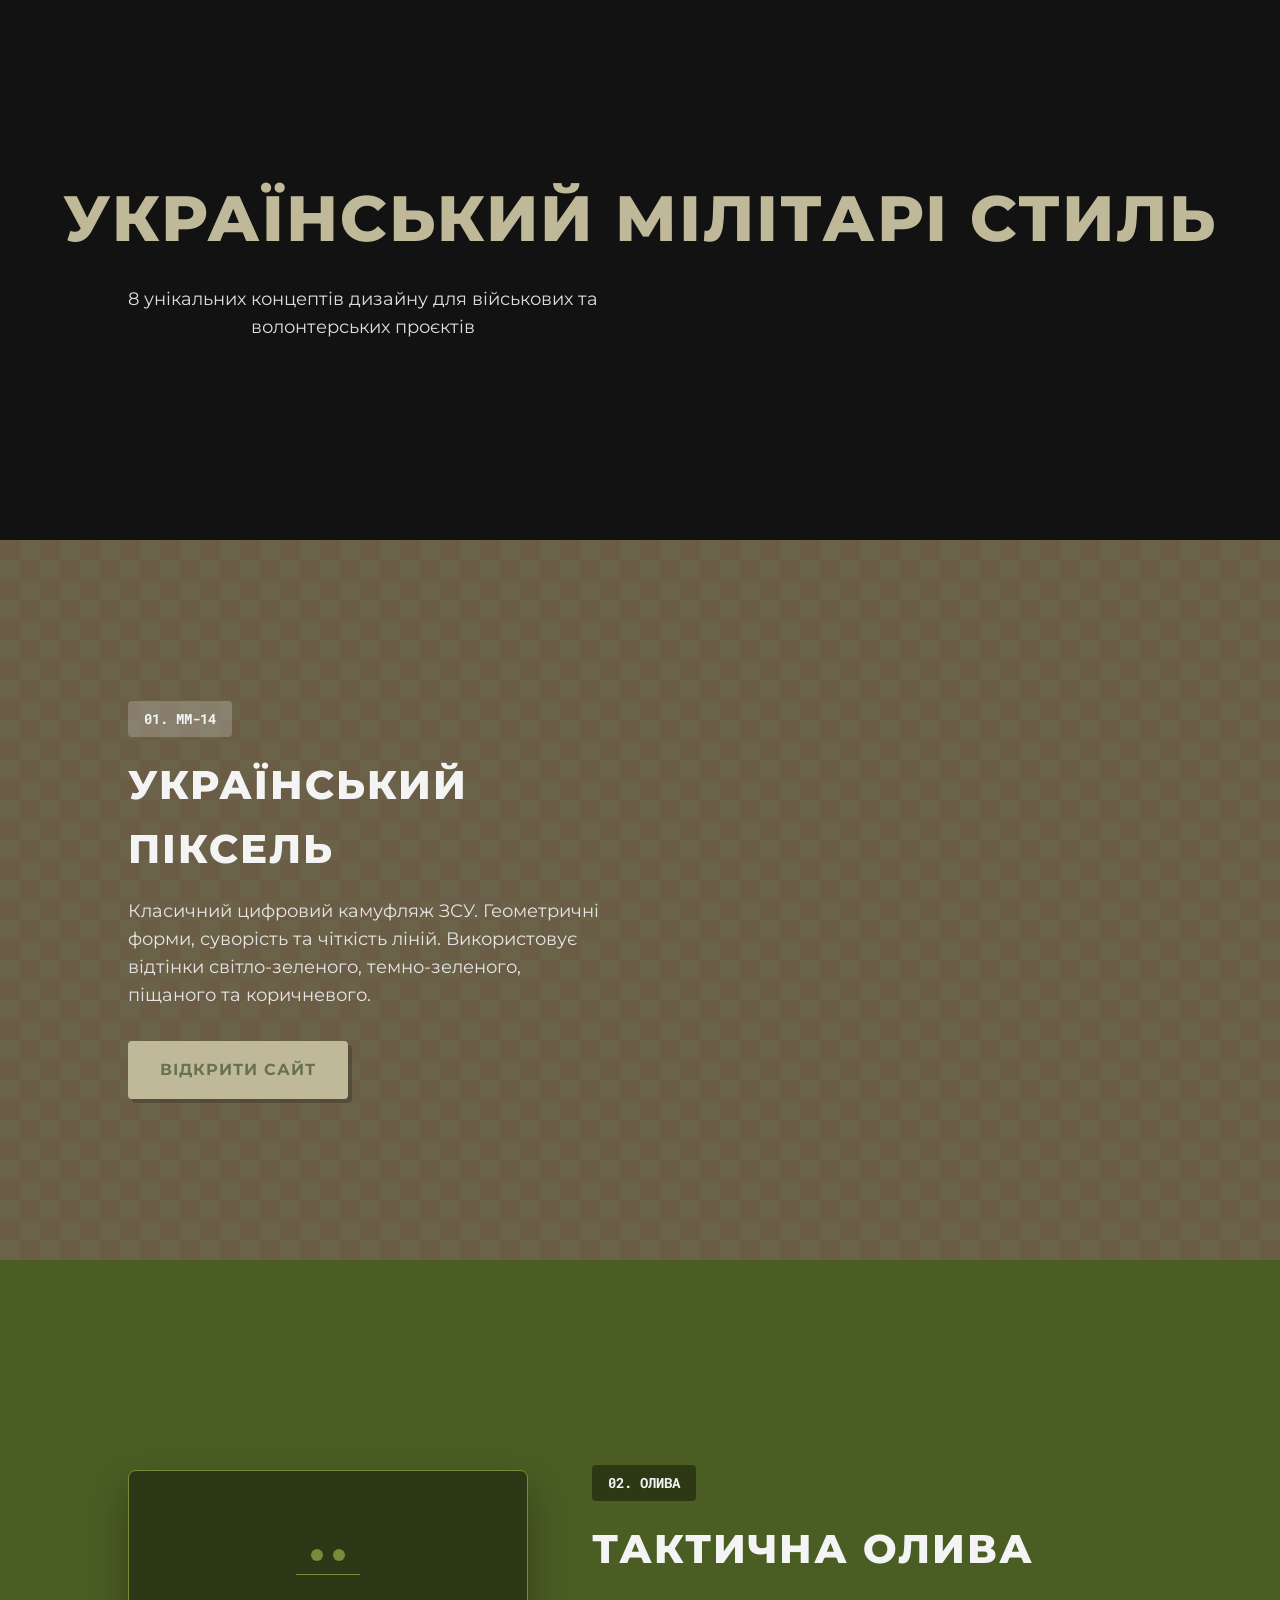
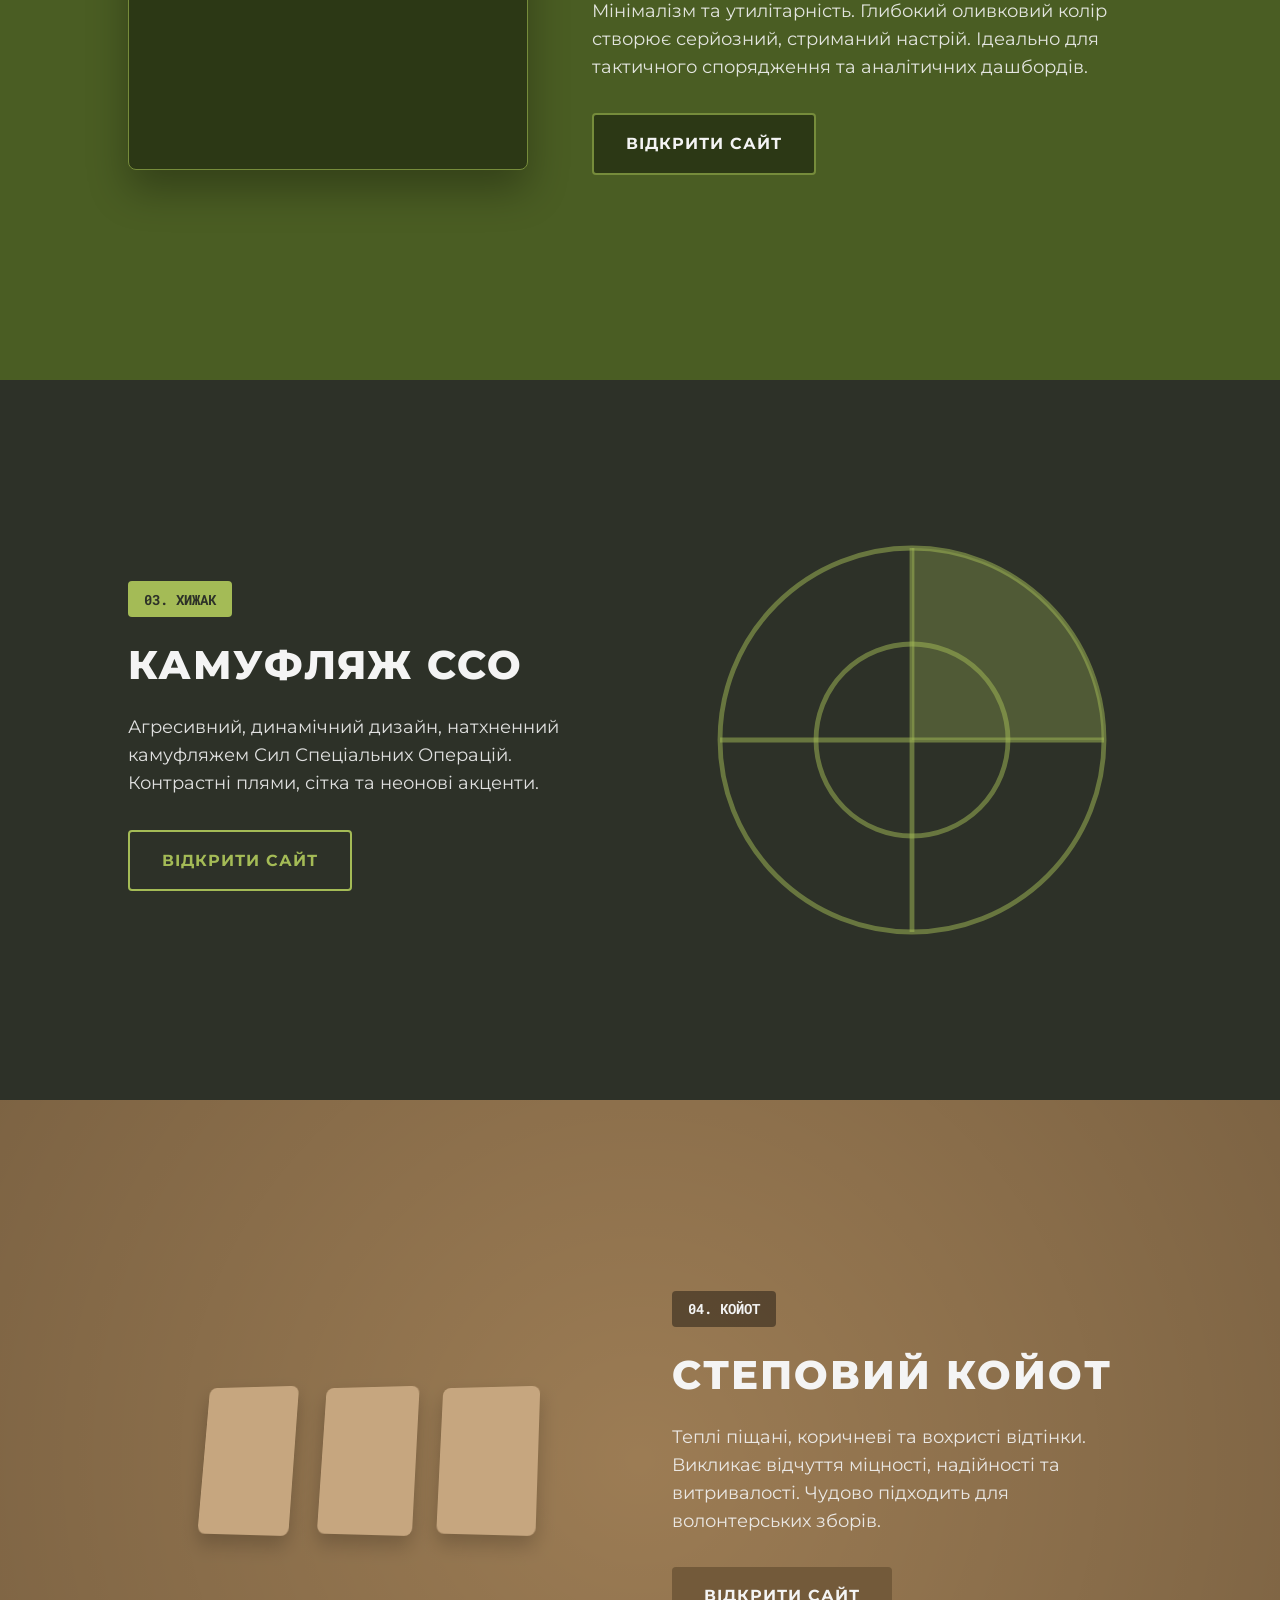
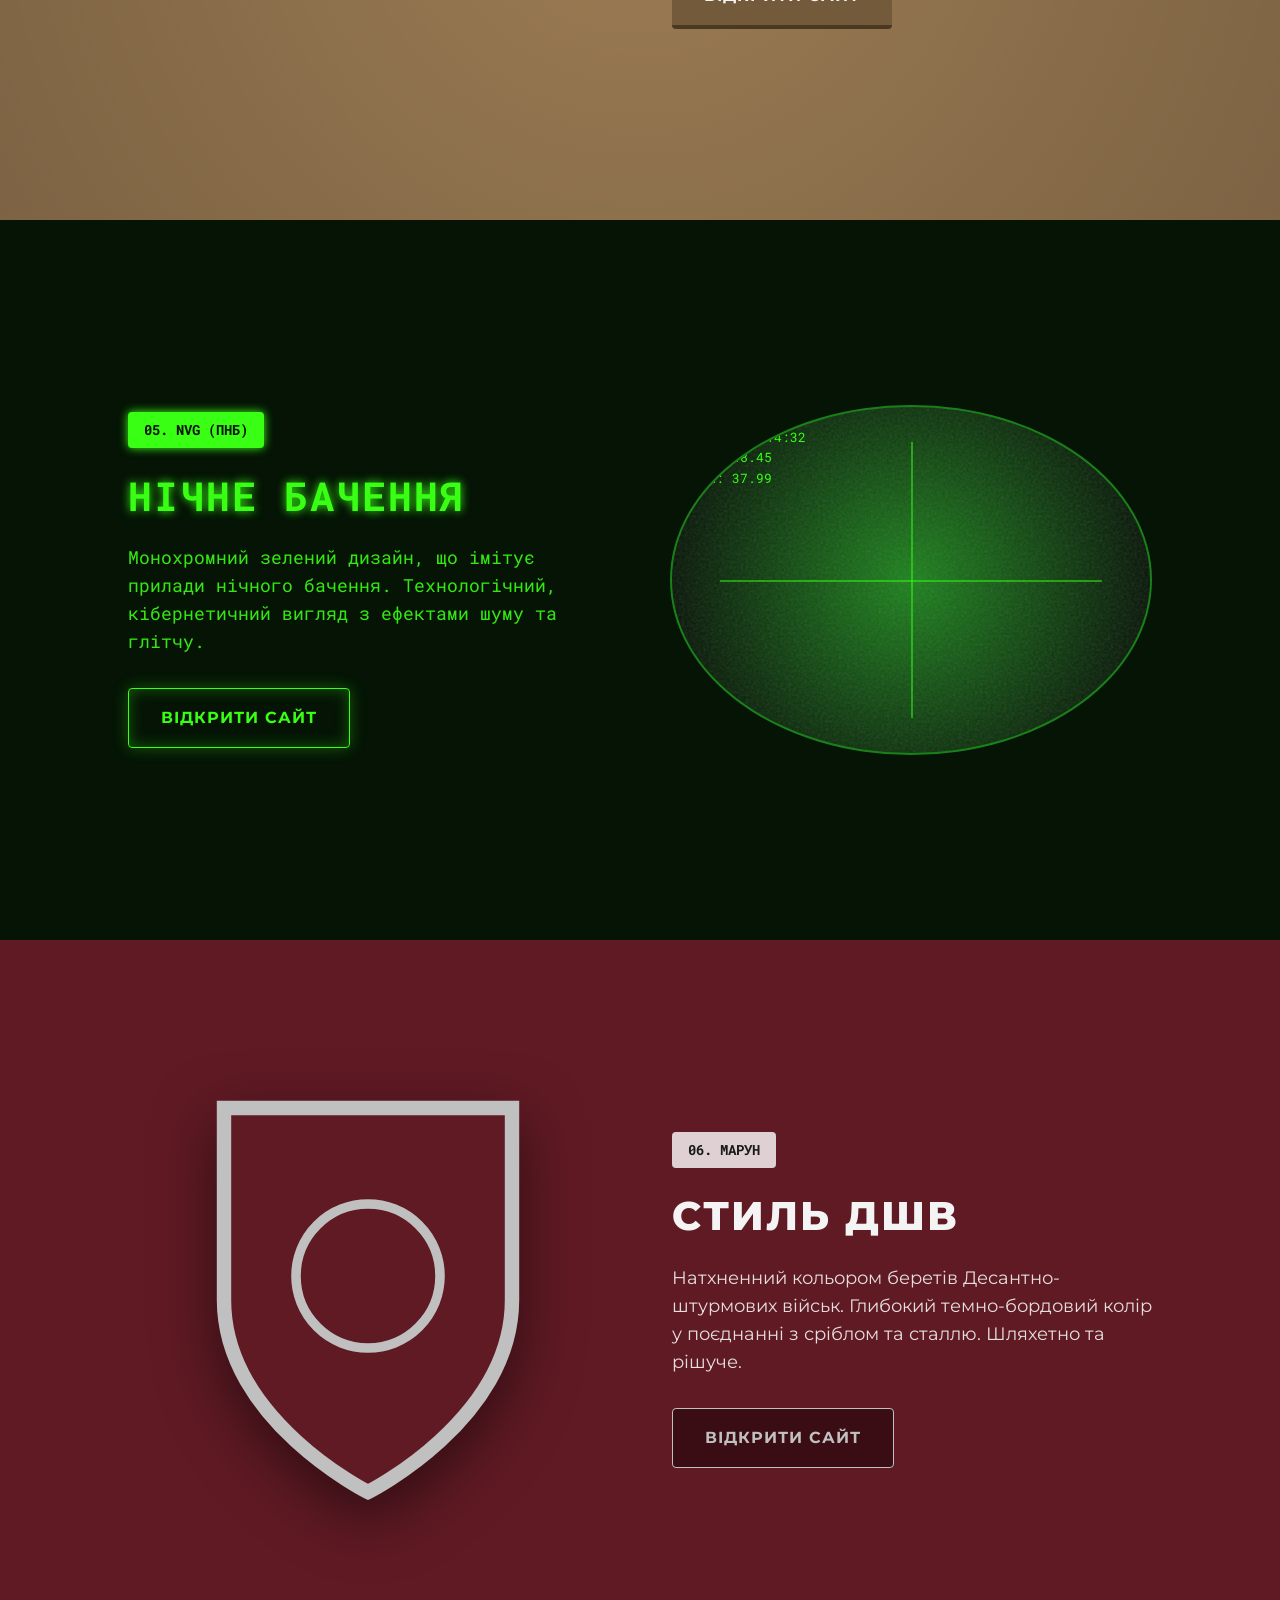
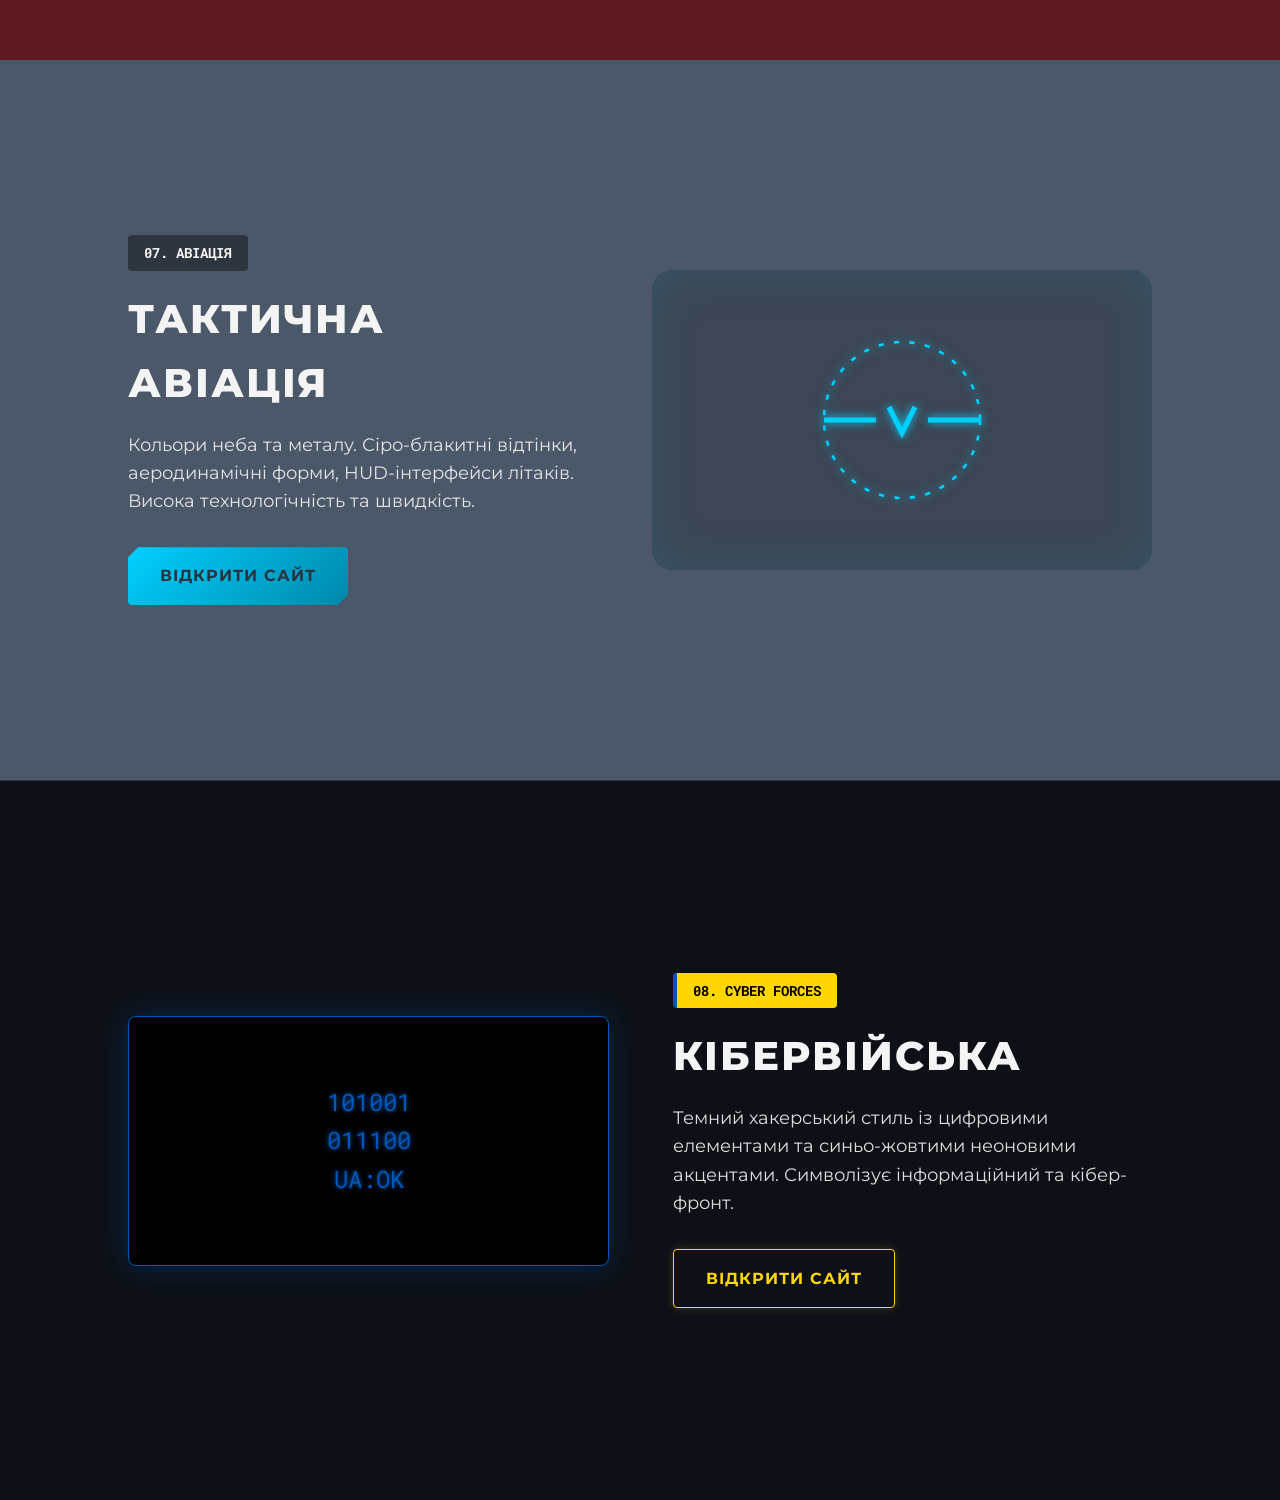
<file: index.html>
<!DOCTYPE html>
<html lang="uk">
<head>
    <meta charset="UTF-8">
    <meta name="viewport" content="width=device-width, initial-scale=1.0">
    <title>Український Мілітарі Дизайн - 8 Стилів</title>
    <link rel="stylesheet" href="style.css">
    <link href="https://fonts.googleapis.com/css2?family=Montserrat:wght@400;600;800&family=Roboto+Mono:wght@400;700&display=swap" rel="stylesheet">
</head>
<body>
    <header class="hero">
        <div class="hero-content">
            <h1>УКРАЇНСЬКИЙ МІЛІТАРІ СТИЛЬ</h1>
            <p>8 унікальних концептів дизайну для військових та волонтерських проєктів</p>
        </div>
    </header>

    <main class="container">
        <!-- 1. Піксель (ММ-14) -->
        <section class="style-block style-pixel">
            <div class="block-content">
                <div class="badge">01. ММ-14</div>
                <h2>Український Піксель</h2>
                <p>Класичний цифровий камуфляж ЗСУ. Геометричні форми, суворість та чіткість ліній. Використовує відтінки світло-зеленого, темно-зеленого, піщаного та коричневого.</p>
                <a href="pixel.html" class="btn btn-pixel">ВІДКРИТИ САЙТ</a>
            </div>
            <div class="visual-element pixel-grid">
                <div></div><div></div><div></div><div></div>
                <div></div><div></div><div></div><div></div>
                <div></div><div></div><div></div><div></div>
                <div></div><div></div><div></div><div></div>
            </div>
        </section>

        <!-- 2. Олива (Olive Drab) -->
        <section class="style-block style-olive">
            <div class="block-content">
                <div class="badge badge-dark">02. ОЛИВА</div>
                <h2>Тактична Олива</h2>
                <p>Мінімалізм та утилітарність. Глибокий оливковий колір створює серйозний, стриманий настрій. Ідеально для тактичного спорядження та аналітичних дашбордів.</p>
                <a href="olive.html" class="btn btn-olive">ВІДКРИТИ САЙТ</a>
            </div>
            <div class="visual-element ui-mockup">
                <div class="ui-header"><span></span><span></span></div>
                <div class="ui-body">
                    <div class="ui-bar" style="width: 80%"></div>
                    <div class="ui-bar" style="width: 60%"></div>
                    <div class="ui-bar" style="width: 90%"></div>
                </div>
            </div>
        </section>

        <!-- 3. Хижак (Predator) -->
        <section class="style-block style-predator">
            <div class="block-content">
                <div class="badge badge-accent">03. ХИЖАК</div>
                <h2>Камуфляж ССО</h2>
                <p>Агресивний, динамічний дизайн, натхненний камуфляжем Сил Спеціальних Операцій. Контрастні плями, сітка та неонові акценти.</p>
                <a href="predator.html" class="btn btn-predator">ВІДКРИТИ САЙТ</a>
            </div>
            <div class="visual-element predator-mesh">
                <svg viewBox="0 0 100 100" class="radar">
                    <circle cx="50" cy="50" r="40" stroke="rgba(164, 187, 86, 0.5)" stroke-width="1" fill="none" />
                    <circle cx="50" cy="50" r="20" stroke="rgba(164, 187, 86, 0.5)" stroke-width="1" fill="none" />
                    <line x1="50" y1="10" x2="50" y2="90" stroke="rgba(164, 187, 86, 0.5)" stroke-width="1" />
                    <line x1="10" y1="50" x2="90" y2="50" stroke="rgba(164, 187, 86, 0.5)" stroke-width="1" />
                    <path class="scanner" d="M 50 50 L 50 10 A 40 40 0 0 1 90 50 Z" fill="rgba(164, 187, 86, 0.3)" />
                </svg>
            </div>
        </section>

        <!-- 4. Койот (Coyote Brown) -->
        <section class="style-block style-coyote">
            <div class="block-content">
                <div class="badge badge-dark">04. КОЙОТ</div>
                <h2>Степовий Койот</h2>
                <p>Теплі піщані, коричневі та вохристі відтінки. Викликає відчуття міцності, надійності та витривалості. Чудово підходить для волонтерських зборів.</p>
                <a href="coyote.html" class="btn btn-coyote">ВІДКРИТИ САЙТ</a>
            </div>
            <div class="visual-element coyote-cards">
                <div class="card"></div>
                <div class="card"></div>
                <div class="card"></div>
            </div>
        </section>

        <!-- 5. Нічне Бачення (NVG) -->
        <section class="style-block style-nvg">
            <div class="block-content">
                <div class="badge badge-nvg">05. NVG (ПНБ)</div>
                <h2>Нічне Бачення</h2>
                <p>Монохромний зелений дизайн, що імітує прилади нічного бачення. Технологічний, кібернетичний вигляд з ефектами шуму та глітчу.</p>
                <a href="nvg.html" class="btn btn-nvg">ВІДКРИТИ САЙТ</a>
            </div>
            <div class="visual-element nvg-display">
                <div class="noise"></div>
                <div class="crosshair">
                    <div class="ch-h"></div>
                    <div class="ch-v"></div>
                </div>
                <div class="data-stream">
                    REC ◆ 00:14:32<br>
                    LAT: 48.45<br>
                    LON: 37.99
                </div>
            </div>
        </section>

        <!-- 6. Марун (ДШВ) -->
        <section class="style-block style-maroon">
            <div class="block-content">
                <div class="badge badge-light">06. МАРУН</div>
                <h2>Стиль ДШВ</h2>
                <p>Натхненний кольором беретів Десантно-штурмових військ. Глибокий темно-бордовий колір у поєднанні з сріблом та сталлю. Шляхетно та рішуче.</p>
                <a href="maroon.html" class="btn btn-maroon">ВІДКРИТИ САЙТ</a>
            </div>
            <div class="visual-element maroon-shield">
                <svg viewBox="0 0 100 100">
                    <path d="M 20 10 L 80 10 L 80 50 C 80 75 50 90 50 90 C 50 90 20 75 20 50 Z" fill="#601a24" stroke="#c0c0c0" stroke-width="3"/>
                    <circle cx="50" cy="45" r="15" fill="none" stroke="#c0c0c0" stroke-width="2"/>
                </svg>
            </div>
        </section>

        <!-- 7. Авіація (Сірий/Блакитний) -->
        <section class="style-block style-aviation">
            <div class="block-content">
                <div class="badge badge-dark">07. АВІАЦІЯ</div>
                <h2>Тактична Авіація</h2>
                <p>Кольори неба та металу. Сіро-блакитні відтінки, аеродинамічні форми, HUD-інтерфейси літаків. Висока технологічність та швидкість.</p>
                <a href="aviation.html" class="btn btn-aviation">ВІДКРИТИ САЙТ</a>
            </div>
            <div class="visual-element aviation-hud">
                <svg viewBox="0 0 100 100" class="hud-svg">
                    <line x1="20" y1="50" x2="40" y2="50" stroke="#00d0ff" stroke-width="2"/>
                    <line x1="60" y1="50" x2="80" y2="50" stroke="#00d0ff" stroke-width="2"/>
                    <polyline points="45,45 50,55 55,45" fill="none" stroke="#00d0ff" stroke-width="2"/>
                    <circle cx="50" cy="50" r="30" fill="none" stroke="#00d0ff" stroke-width="1" stroke-dasharray="2,4"/>
                </svg>
            </div>
        </section>
        
        <!-- 8. Кібервійська -->
        <section class="style-block style-cyber">
            <div class="block-content">
                <div class="badge badge-cyber">08. CYBER FORCES</div>
                <h2>Кібервійська</h2>
                <p>Темний хакерський стиль із цифровими елементами та синьо-жовтими неоновими акцентами. Символізує інформаційний та кібер-фронт.</p>
                <a href="cyber.html" class="btn btn-cyber">ВІДКРИТИ САЙТ</a>
            </div>
            <div class="visual-element cyber-matrix">
                <div class="matrix-code">101001<br>011100<br>UA:OK</div>
            </div>
        </section>
    </main>

    <script src="app.js"></script>
</body>
</html>
</file>
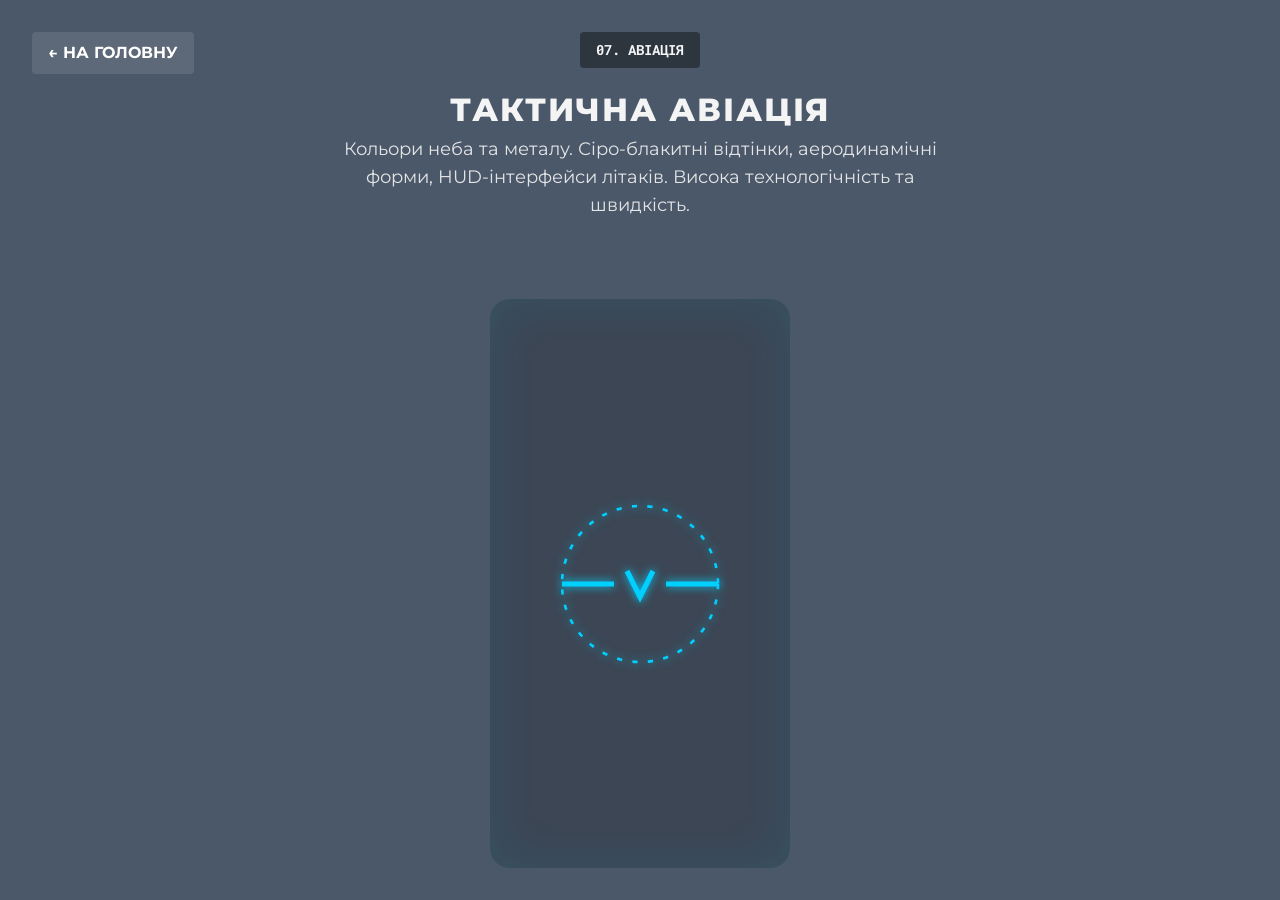
<file: aviation.html>
<!DOCTYPE html>
<html lang="uk">
<head>
    <meta charset="UTF-8">
    <meta name="viewport" content="width=device-width, initial-scale=1.0">
    <title>Тактична Авіація</title>
    <link rel="stylesheet" href="style.css">
    <link href="https://fonts.googleapis.com/css2?family=Montserrat:wght@400;600;800&family=Roboto+Mono:wght@400;700&display=swap" rel="stylesheet">
</head>
<body class="style-aviation">
    <a href="index.html" class="back-btn">&larr; НА ГОЛОВНУ</a>
    
    <header class="page-hero">
        <div class="badge badge-dark">07. АВІАЦІЯ</div>
        <h1>Тактична Авіація</h1>
        <p>Кольори неба та металу. Сіро-блакитні відтінки, аеродинамічні форми, HUD-інтерфейси літаків. Висока технологічність та швидкість.</p>
        
        <div class="visual-element aviation-hud" style="margin-top: 3rem;">
            <svg viewBox="0 0 100 100" class="hud-svg">
                <line x1="20" y1="50" x2="40" y2="50" stroke="#00d0ff" stroke-width="2"/>
                <line x1="60" y1="50" x2="80" y2="50" stroke="#00d0ff" stroke-width="2"/>
                <polyline points="45,45 50,55 55,45" fill="none" stroke="#00d0ff" stroke-width="2"/>
                <circle cx="50" cy="50" r="30" fill="none" stroke="#00d0ff" stroke-width="1" stroke-dasharray="2,4"/>
            </svg>
        </div>
    </header>
    
    <script src="app.js"></script>
</body>
</html>
</file>
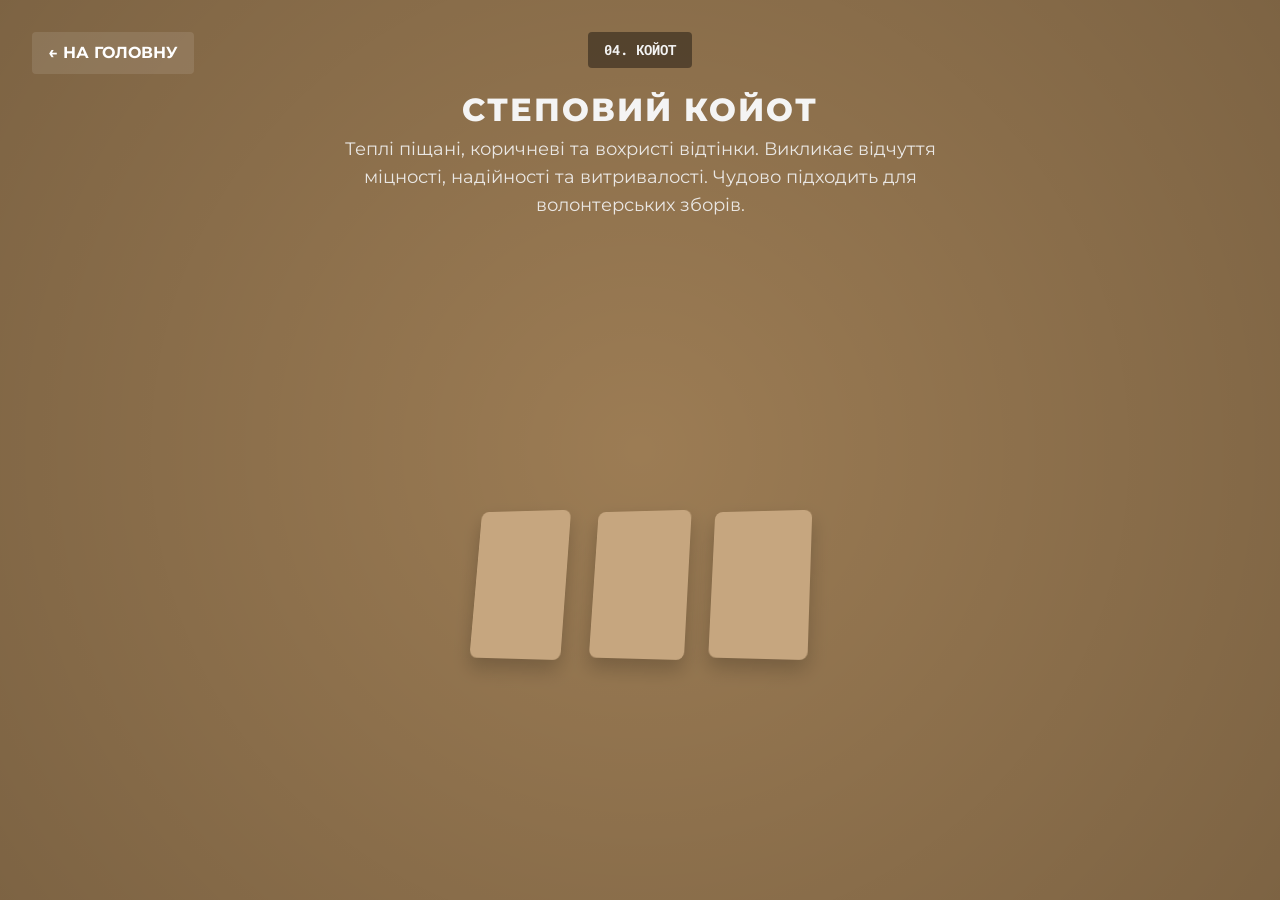
<file: coyote.html>
<!DOCTYPE html>
<html lang="uk">
<head>
    <meta charset="UTF-8">
    <meta name="viewport" content="width=device-width, initial-scale=1.0">
    <title>Степовий Койот (Coyote Brown)</title>
    <link rel="stylesheet" href="style.css">
    <link href="https://fonts.googleapis.com/css2?family=Montserrat:wght@400;600;800&family=Roboto+Mono:wght@400;700&display=swap" rel="stylesheet">
</head>
<body class="style-coyote">
    <a href="index.html" class="back-btn">&larr; НА ГОЛОВНУ</a>
    
    <header class="page-hero">
        <div class="badge badge-dark">04. КОЙОТ</div>
        <h1>Степовий Койот</h1>
        <p>Теплі піщані, коричневі та вохристі відтінки. Викликає відчуття міцності, надійності та витривалості. Чудово підходить для волонтерських зборів.</p>
        
        <div class="visual-element coyote-cards" style="margin-top: 3rem;">
            <div class="card"></div>
            <div class="card"></div>
            <div class="card"></div>
        </div>
    </header>
    
    <script src="app.js"></script>
</body>
</html>
</file>
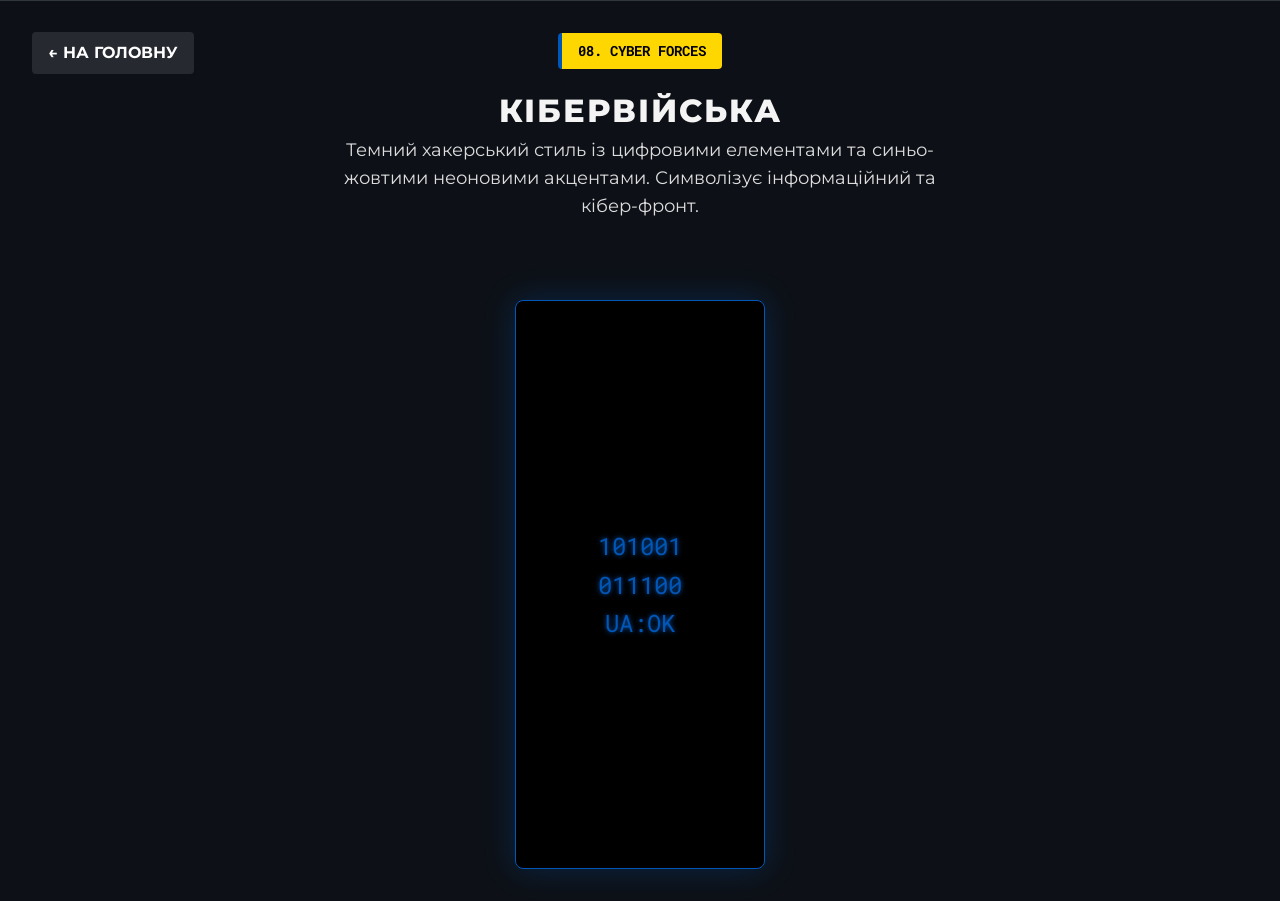
<file: cyber.html>
<!DOCTYPE html>
<html lang="uk">
<head>
    <meta charset="UTF-8">
    <meta name="viewport" content="width=device-width, initial-scale=1.0">
    <title>Кібервійська (Cyber Forces)</title>
    <link rel="stylesheet" href="style.css">
    <link href="https://fonts.googleapis.com/css2?family=Montserrat:wght@400;600;800&family=Roboto+Mono:wght@400;700&display=swap" rel="stylesheet">
</head>
<body class="style-cyber">
    <a href="index.html" class="back-btn">&larr; НА ГОЛОВНУ</a>
    
    <header class="page-hero">
        <div class="badge badge-cyber">08. CYBER FORCES</div>
        <h1>Кібервійська</h1>
        <p>Темний хакерський стиль із цифровими елементами та синьо-жовтими неоновими акцентами. Символізує інформаційний та кібер-фронт.</p>
        
        <div class="visual-element cyber-matrix" style="margin-top: 3rem;">
            <div class="matrix-code">101001<br>011100<br>UA:OK</div>
        </div>
    </header>
    
    <script src="app.js"></script>
</body>
</html>
</file>
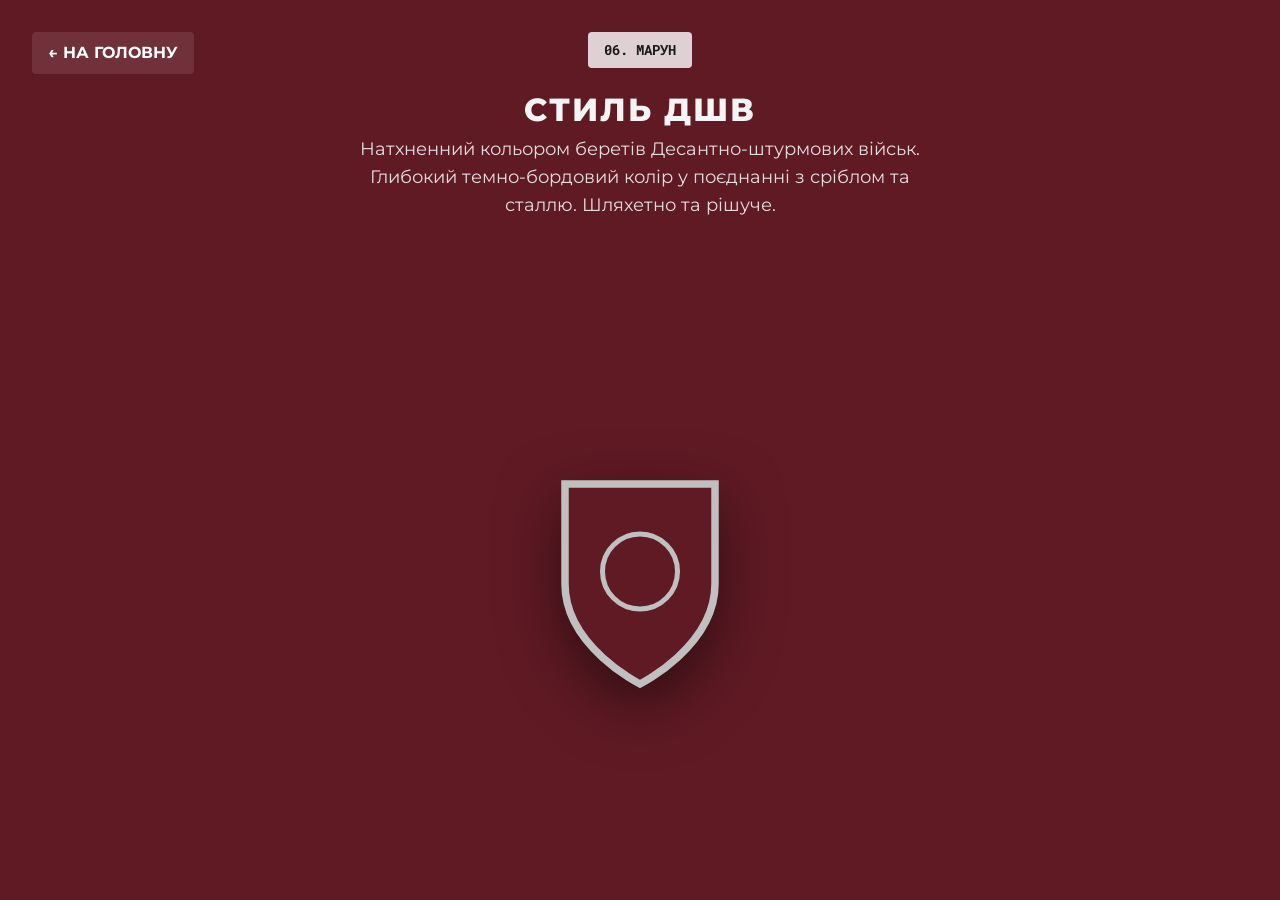
<file: maroon.html>
<!DOCTYPE html>
<html lang="uk">
<head>
    <meta charset="UTF-8">
    <meta name="viewport" content="width=device-width, initial-scale=1.0">
    <title>Стиль ДШВ (Марун)</title>
    <link rel="stylesheet" href="style.css">
    <link href="https://fonts.googleapis.com/css2?family=Montserrat:wght@400;600;800&family=Roboto+Mono:wght@400;700&display=swap" rel="stylesheet">
</head>
<body class="style-maroon">
    <a href="index.html" class="back-btn">&larr; НА ГОЛОВНУ</a>
    
    <header class="page-hero">
        <div class="badge badge-light">06. МАРУН</div>
        <h1>Стиль ДШВ</h1>
        <p>Натхненний кольором беретів Десантно-штурмових військ. Глибокий темно-бордовий колір у поєднанні з сріблом та сталлю. Шляхетно та рішуче.</p>
        
        <div class="visual-element maroon-shield" style="margin-top: 3rem;">
            <svg viewBox="0 0 100 100">
                <path d="M 20 10 L 80 10 L 80 50 C 80 75 50 90 50 90 C 50 90 20 75 20 50 Z" fill="#601a24" stroke="#c0c0c0" stroke-width="3"/>
                <circle cx="50" cy="45" r="15" fill="none" stroke="#c0c0c0" stroke-width="2"/>
            </svg>
        </div>
    </header>
    
    <script src="app.js"></script>
</body>
</html>
</file>
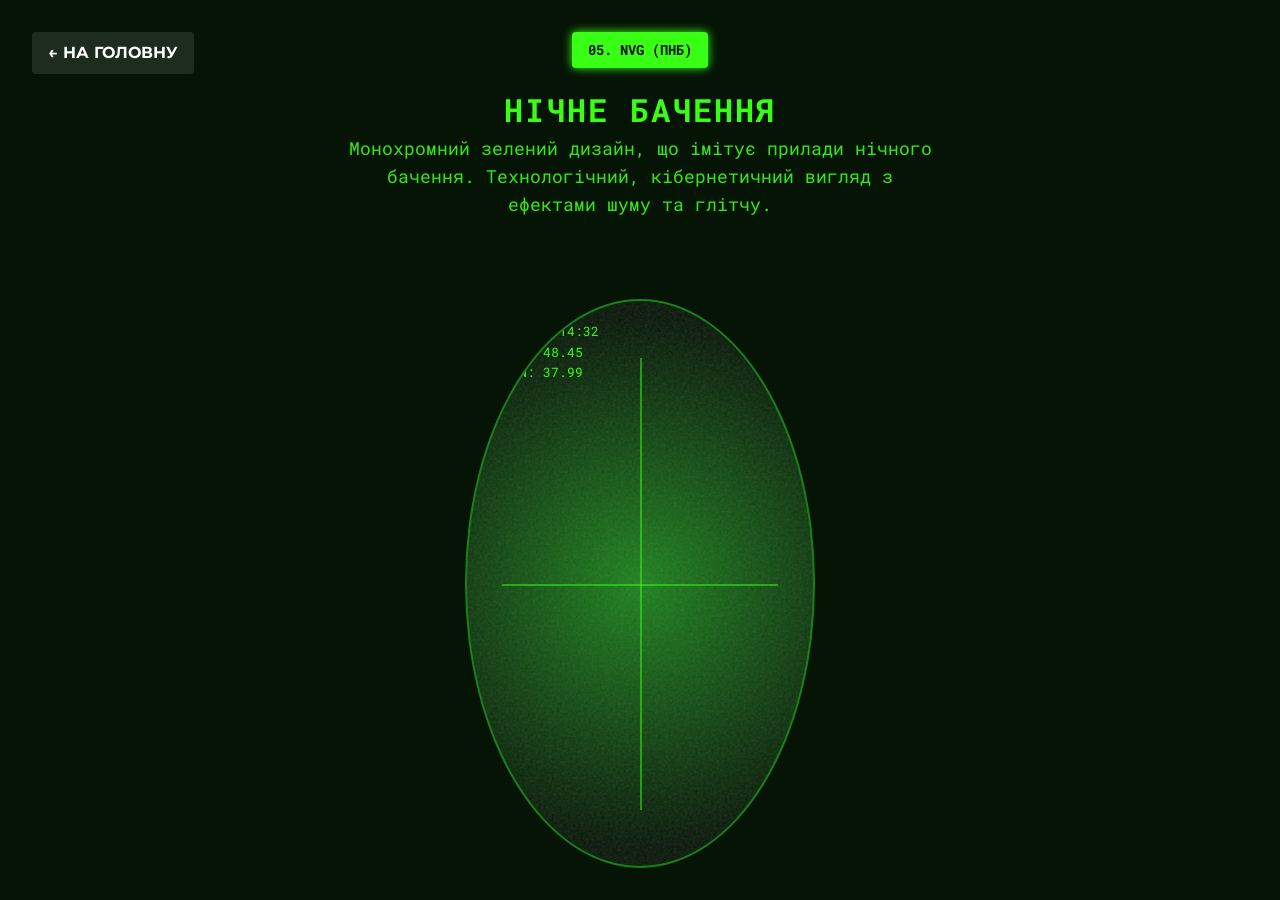
<file: nvg.html>
<!DOCTYPE html>
<html lang="uk">
<head>
    <meta charset="UTF-8">
    <meta name="viewport" content="width=device-width, initial-scale=1.0">
    <title>Нічне Бачення (NVG)</title>
    <link rel="stylesheet" href="style.css">
    <link href="https://fonts.googleapis.com/css2?family=Montserrat:wght@400;600;800&family=Roboto+Mono:wght@400;700&display=swap" rel="stylesheet">
</head>
<body class="style-nvg">
    <a href="index.html" class="back-btn">&larr; НА ГОЛОВНУ</a>
    
    <header class="page-hero">
        <div class="badge badge-nvg">05. NVG (ПНБ)</div>
        <h1>Нічне Бачення</h1>
        <p>Монохромний зелений дизайн, що імітує прилади нічного бачення. Технологічний, кібернетичний вигляд з ефектами шуму та глітчу.</p>
        
        <div class="visual-element nvg-display" style="margin-top: 3rem;">
            <div class="noise"></div>
            <div class="crosshair">
                <div class="ch-h"></div>
                <div class="ch-v"></div>
            </div>
            <div class="data-stream">
                REC ◆ 00:14:32<br>
                LAT: 48.45<br>
                LON: 37.99
            </div>
        </div>
    </header>
    
    <script src="app.js"></script>
</body>
</html>
</file>
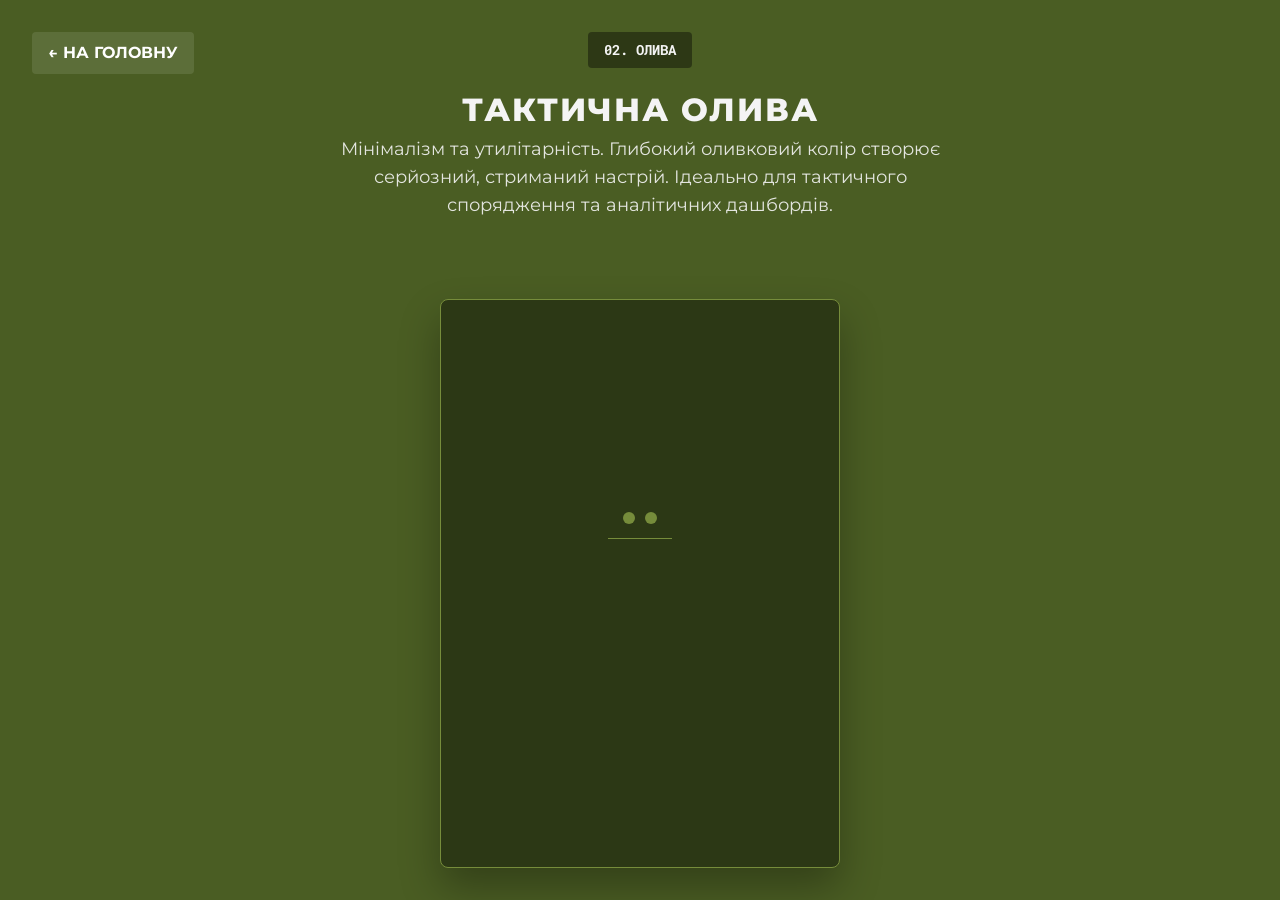
<file: olive.html>
<!DOCTYPE html>
<html lang="uk">
<head>
    <meta charset="UTF-8">
    <meta name="viewport" content="width=device-width, initial-scale=1.0">
    <title>Тактична Олива (Olive Drab)</title>
    <link rel="stylesheet" href="style.css">
    <link href="https://fonts.googleapis.com/css2?family=Montserrat:wght@400;600;800&family=Roboto+Mono:wght@400;700&display=swap" rel="stylesheet">
</head>
<body class="style-olive">
    <a href="index.html" class="back-btn">&larr; НА ГОЛОВНУ</a>
    
    <header class="page-hero">
        <div class="badge badge-dark">02. ОЛИВА</div>
        <h1>Тактична Олива</h1>
        <p>Мінімалізм та утилітарність. Глибокий оливковий колір створює серйозний, стриманий настрій. Ідеально для тактичного спорядження та аналітичних дашбордів.</p>
        
        <div class="visual-element ui-mockup" style="margin-top: 3rem;">
            <div class="ui-header"><span></span><span></span></div>
            <div class="ui-body">
                <div class="ui-bar" style="width: 80%"></div>
                <div class="ui-bar" style="width: 60%"></div>
                <div class="ui-bar" style="width: 90%"></div>
            </div>
        </div>
    </header>
    
    <script src="app.js"></script>
</body>
</html>
</file>
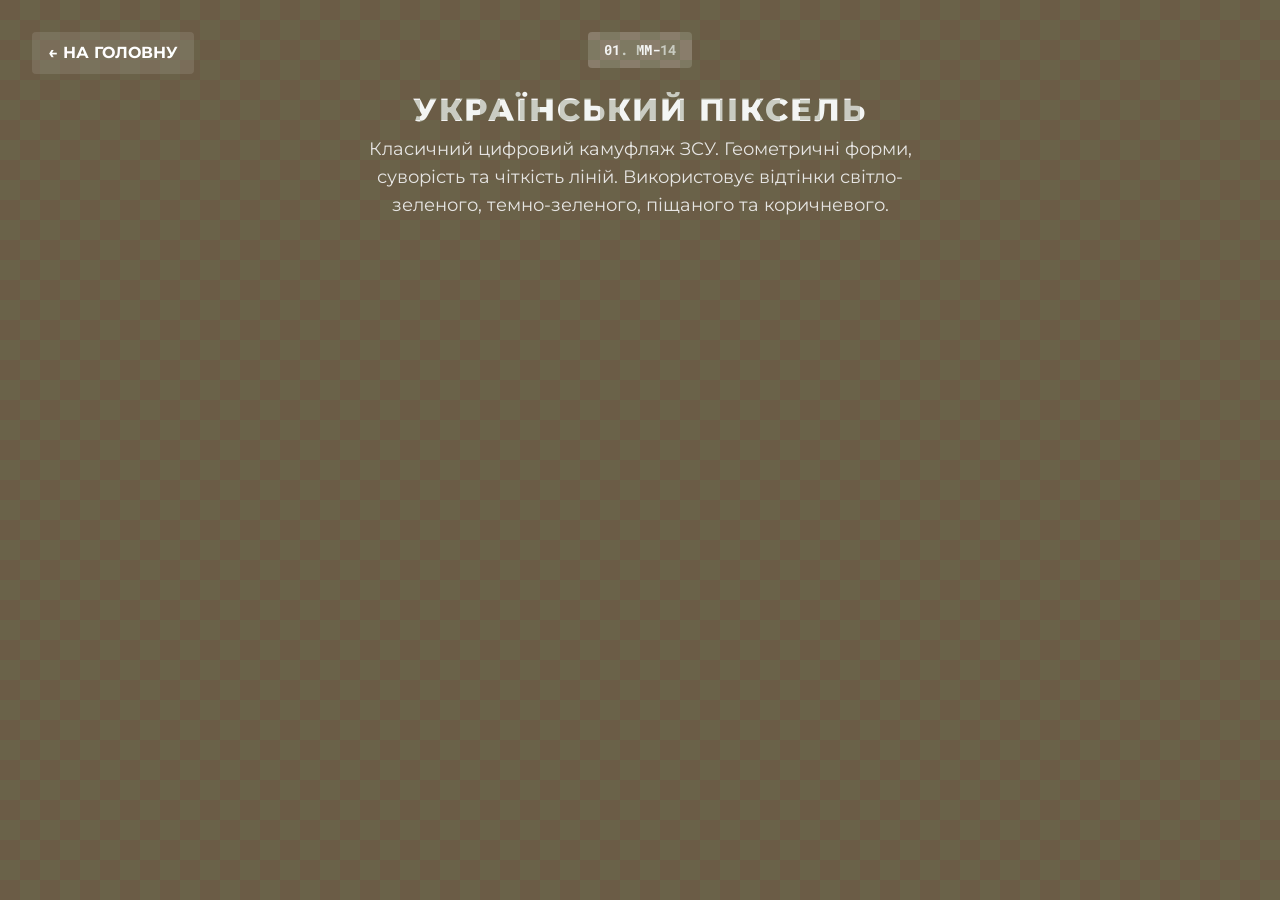
<file: pixel.html>
<!DOCTYPE html>
<html lang="uk">
<head>
    <meta charset="UTF-8">
    <meta name="viewport" content="width=device-width, initial-scale=1.0">
    <title>Український Піксель (ММ-14)</title>
    <link rel="stylesheet" href="style.css">
    <link href="https://fonts.googleapis.com/css2?family=Montserrat:wght@400;600;800&family=Roboto+Mono:wght@400;700&display=swap" rel="stylesheet">
</head>
<body class="style-pixel">
    <a href="index.html" class="back-btn">&larr; НА ГОЛОВНУ</a>
    
    <header class="page-hero">
        <div class="badge">01. ММ-14</div>
        <h1>Український Піксель</h1>
        <p>Класичний цифровий камуфляж ЗСУ. Геометричні форми, суворість та чіткість ліній. Використовує відтінки світло-зеленого, темно-зеленого, піщаного та коричневого.</p>
        
        <div class="visual-element pixel-grid" style="margin-top: 3rem;">
            <div></div><div></div><div></div><div></div>
            <div></div><div></div><div></div><div></div>
            <div></div><div></div><div></div><div></div>
            <div></div><div></div><div></div><div></div>
        </div>
    </header>
    
    <script src="app.js"></script>
</body>
</html>
</file>
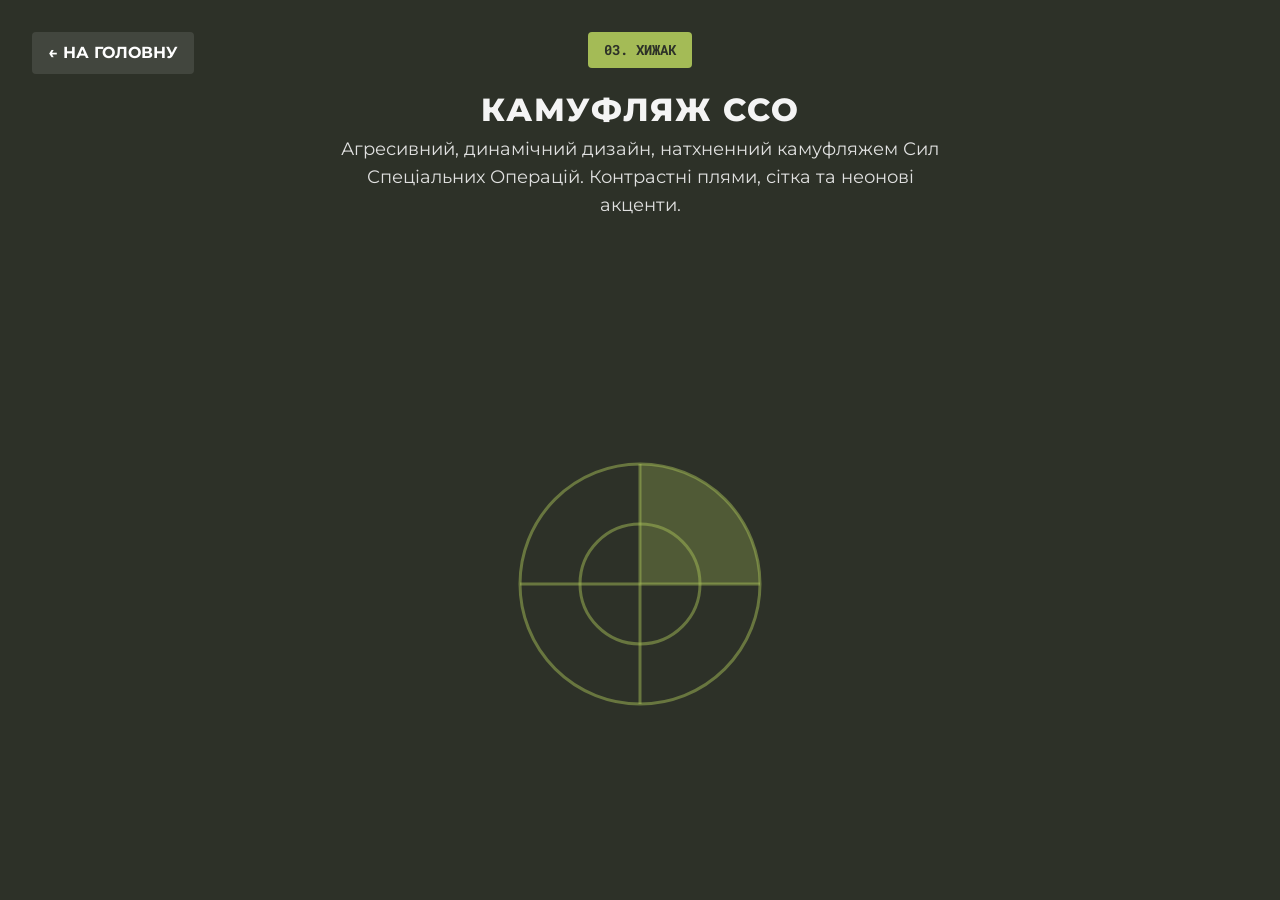
<file: predator.html>
<!DOCTYPE html>
<html lang="uk">
<head>
    <meta charset="UTF-8">
    <meta name="viewport" content="width=device-width, initial-scale=1.0">
    <title>Камуфляж ССО (Хижак)</title>
    <link rel="stylesheet" href="style.css">
    <link href="https://fonts.googleapis.com/css2?family=Montserrat:wght@400;600;800&family=Roboto+Mono:wght@400;700&display=swap" rel="stylesheet">
</head>
<body class="style-predator">
    <a href="index.html" class="back-btn">&larr; НА ГОЛОВНУ</a>
    
    <header class="page-hero">
        <div class="badge badge-accent">03. ХИЖАК</div>
        <h1>Камуфляж ССО</h1>
        <p>Агресивний, динамічний дизайн, натхненний камуфляжем Сил Спеціальних Операцій. Контрастні плями, сітка та неонові акценти.</p>
        
        <div class="visual-element predator-mesh" style="margin-top: 3rem;">
            <svg viewBox="0 0 100 100" class="radar">
                <circle cx="50" cy="50" r="40" stroke="rgba(164, 187, 86, 0.5)" stroke-width="1" fill="none" />
                <circle cx="50" cy="50" r="20" stroke="rgba(164, 187, 86, 0.5)" stroke-width="1" fill="none" />
                <line x1="50" y1="10" x2="50" y2="90" stroke="rgba(164, 187, 86, 0.5)" stroke-width="1" />
                <line x1="10" y1="50" x2="90" y2="50" stroke="rgba(164, 187, 86, 0.5)" stroke-width="1" />
                <path class="scanner" d="M 50 50 L 50 10 A 40 40 0 0 1 90 50 Z" fill="rgba(164, 187, 86, 0.3)" />
            </svg>
        </div>
    </header>
    
    <script src="app.js"></script>
</body>
</html>
</file>
<file: style.css>
:root {
    /* Кольорові палітри */
    --pixel-light-green: #aeb493;
    --pixel-dark-green: #687250;
    --pixel-sand: #c0b999;
    --pixel-brown: #6b5c46;
    
    --olive-base: #4a5d23;
    --olive-dark: #2c3815;
    --olive-light: #768c3b;
    
    --predator-bg: #2d3128;
    --predator-spot: #4c5243;
    --predator-accent: #a4bb56;
    
    --coyote-base: #9c7c54;
    --coyote-dark: #735a3a;
    --coyote-light: #c6a67f;
    
    --nvg-bg: #051405;
    --nvg-bright: #39ff14;
    --nvg-dim: #1a801a;
    
    --maroon-base: #601a24;
    --maroon-dark: #3a0d14;
    --maroon-silver: #c0c0c0;
    
    --aviation-bg: #4b5869;
    --aviation-blue: #00d0ff;
    --aviation-dark: #2a3441;

    --text-light: #f4f4f4;
    --text-dark: #1a1a1a;
}

* {
    margin: 0;
    padding: 0;
    box-sizing: border-box;
}

body {
    font-family: 'Montserrat', sans-serif;
    background-color: #121212;
    color: var(--text-light);
    line-height: 1.6;
}

/* Typography */
h1, h2, h3 {
    text-transform: uppercase;
    letter-spacing: 2px;
    font-weight: 800;
}

h2 {
    font-size: 2.5rem;
    margin-bottom: 1rem;
}

p {
    font-size: 1.1rem;
    margin-bottom: 2rem;
    max-width: 600px;
    opacity: 0.9;
}

/* Badge */
.badge {
    display: inline-block;
    padding: 0.4rem 1rem;
    font-family: 'Roboto Mono', monospace;
    font-weight: 700;
    font-size: 0.9rem;
    border-radius: 4px;
    margin-bottom: 1rem;
    background: rgba(255,255,255,0.2);
}

.badge-dark { background: rgba(0,0,0,0.4); }
.badge-light { background: rgba(255,255,255,0.8); color: var(--text-dark); }
.badge-accent { background: var(--predator-accent); color: var(--predator-bg); }
.badge-nvg { background: var(--nvg-bright); color: var(--nvg-bg); text-shadow: none; box-shadow: 0 0 10px var(--nvg-bright); }
.badge-cyber { background: #ffd700; color: #000; text-shadow: none; border-left: 4px solid #0057b7; }

/* Buttons */
.btn {
    display: inline-block;
    text-align: center;
    text-decoration: none;
    padding: 1rem 2rem;
    font-family: 'Montserrat', sans-serif;
    font-weight: 700;
    font-size: 1rem;
    text-transform: uppercase;
    border: none;
    border-radius: 4px;
    cursor: pointer;
    transition: all 0.3s ease;
    letter-spacing: 1px;
}

/* Layout */
.hero {
    height: 60vh;
    display: flex;
    align-items: center;
    justify-content: center;
    text-align: center;
    background: linear-gradient(rgba(18,18,18,0.8), rgba(18,18,18,1)), url('https://images.unsplash.com/photo-1599839619722-39751411ea63?q=80&w=2000&auto=format&fit=crop') center/cover;
}

.hero h1 {
    font-size: 4rem;
    margin-bottom: 1rem;
    color: var(--pixel-sand);
}

.container {
    display: flex;
    flex-direction: column;
}

.style-block {
    min-height: 80vh;
    display: flex;
    align-items: center;
    padding: 4rem 10%;
    position: relative;
    overflow: hidden;
    gap: 4rem;
}

.style-block:nth-child(even) {
    flex-direction: row-reverse;
}

.block-content {
    flex: 1;
    z-index: 2;
}

.visual-element {
    flex: 1;
    display: flex;
    justify-content: center;
    align-items: center;
    z-index: 2;
}

/* 1. PIXEL */
.style-pixel {
    background-color: var(--pixel-brown);
    position: relative;
}
.style-pixel::before {
    content: '';
    position: absolute;
    inset: 0;
    background-image: 
        linear-gradient(45deg, var(--pixel-dark-green) 25%, transparent 25%), 
        linear-gradient(-45deg, var(--pixel-dark-green) 25%, transparent 25%), 
        linear-gradient(45deg, transparent 75%, var(--pixel-dark-green) 75%), 
        linear-gradient(-45deg, transparent 75%, var(--pixel-dark-green) 75%);
    background-size: 40px 40px;
    background-position: 0 0, 0 20px, 20px -20px, -20px 0px;
    opacity: 0.3;
}
.btn-pixel {
    background-color: var(--pixel-sand);
    color: var(--pixel-dark-green);
    box-shadow: 4px 4px 0 rgba(0,0,0,0.2);
}
.btn-pixel:hover {
    transform: translate(2px, 2px);
    box-shadow: 2px 2px 0 rgba(0,0,0,0.2);
}
.pixel-grid {
    display: grid;
    grid-template-columns: repeat(4, 1fr);
    gap: 5px;
    width: 300px;
    height: 300px;
}
.pixel-grid div {
    background: var(--pixel-light-green);
    transition: all 0.3s ease;
}
.pixel-grid div:nth-child(2n) { background: var(--pixel-sand); }
.pixel-grid div:nth-child(3n) { background: var(--pixel-dark-green); }
.pixel-grid div:hover { transform: scale(0.95); opacity: 0.8; }


/* 2. OLIVE */
.style-olive {
    background-color: var(--olive-base);
}
.btn-olive {
    background-color: var(--olive-dark);
    color: var(--text-light);
    border: 2px solid var(--olive-light);
}
.btn-olive:hover {
    background-color: var(--olive-light);
}
.ui-mockup {
    background: var(--olive-dark);
    width: 100%;
    max-width: 400px;
    height: 300px;
    border-radius: 8px;
    border: 1px solid var(--olive-light);
    display: flex;
    flex-direction: column;
    box-shadow: 0 20px 40px rgba(0,0,0,0.3);
}
.ui-header {
    height: 40px;
    border-bottom: 1px solid var(--olive-light);
    display: flex;
    align-items: center;
    padding: 0 15px;
    gap: 10px;
}
.ui-header span {
    width: 12px;
    height: 12px;
    border-radius: 50%;
    background: var(--olive-light);
}
.ui-body {
    padding: 20px;
    display: flex;
    flex-direction: column;
    gap: 15px;
}
.ui-bar {
    height: 20px;
    background: var(--olive-base);
    border-radius: 4px;
}


/* 3. PREDATOR */
.style-predator {
    background-color: var(--predator-bg);
}
.btn-predator {
    background-color: transparent;
    color: var(--predator-accent);
    border: 2px solid var(--predator-accent);
    position: relative;
    overflow: hidden;
}
.btn-predator::before {
    content: '';
    position: absolute;
    top: 0; left: -100%; width: 100%; height: 100%;
    background: var(--predator-accent);
    transition: all 0.3s ease;
    z-index: -1;
}
.btn-predator:hover::before { left: 0; }
.btn-predator:hover { color: var(--predator-bg); }

.predator-mesh {
    width: 300px;
    height: 300px;
}
.scanner {
    transform-origin: 50px 50px;
    animation: scan 4s linear infinite;
}
@keyframes scan {
    100% { transform: rotate(360deg); }
}


/* 4. COYOTE */
.style-coyote {
    background-color: var(--coyote-base);
    background-image: radial-gradient(circle at center, transparent 0%, rgba(0,0,0,0.2) 100%);
}
.btn-coyote {
    background-color: var(--coyote-dark);
    color: var(--text-light);
    border-bottom: 4px solid #4a3822;
}
.btn-coyote:active {
    border-bottom: 0;
    transform: translateY(4px);
}
.coyote-cards {
    display: flex;
    gap: 20px;
    perspective: 1000px;
}
.card {
    width: 100px;
    height: 150px;
    background: var(--coyote-light);
    border-radius: 8px;
    box-shadow: 0 10px 20px rgba(0,0,0,0.2);
    transform: rotateY(-20deg) rotateX(10deg);
    transition: all 0.5s ease;
}
.card:hover {
    transform: rotateY(0) rotateX(0) scale(1.1);
    background: var(--coyote-dark);
}


/* 5. NVG */
.style-nvg {
    background-color: var(--nvg-bg);
    color: var(--nvg-bright);
    font-family: 'Roboto Mono', monospace;
}
.style-nvg h2 { text-shadow: 0 0 10px var(--nvg-bright); }
.btn-nvg {
    background-color: transparent;
    color: var(--nvg-bright);
    border: 1px solid var(--nvg-bright);
    box-shadow: 0 0 15px rgba(57, 255, 20, 0.3), inset 0 0 15px rgba(57, 255, 20, 0.3);
}
.btn-nvg:hover {
    background-color: var(--nvg-bright);
    color: var(--nvg-bg);
    box-shadow: 0 0 25px rgba(57, 255, 20, 0.6);
}
.nvg-display {
    width: 350px;
    height: 350px;
    border: 2px solid var(--nvg-dim);
    border-radius: 50%;
    position: relative;
    overflow: hidden;
    background: radial-gradient(circle, var(--nvg-dim) 0%, var(--nvg-bg) 80%);
}
.noise {
    position: absolute;
    inset: 0;
    background-image: url('data:image/svg+xml,%3Csvg viewBox="0 0 200 200" xmlns="http://www.w3.org/2000/svg"%3E%3Cfilter id="noiseFilter"%3E%3CfeTurbulence type="fractalNoise" baseFrequency="0.65" numOctaves="3" stitchTiles="stitch"/%3E%3C/filter%3E%3Crect width="100%25" height="100%25" filter="url(%23noiseFilter)" opacity="0.15"/%3E%3C/svg%3E');
    pointer-events: none;
}
.crosshair {
    position: absolute; inset: 0;
}
.ch-h {
    position: absolute; top: 50%; left: 10%; right: 10%; height: 2px; background: var(--nvg-bright); opacity: 0.5;
}
.ch-v {
    position: absolute; left: 50%; top: 10%; bottom: 10%; width: 2px; background: var(--nvg-bright); opacity: 0.5;
}
.data-stream {
    position: absolute; top: 20px; left: 20px; font-size: 0.8rem;
}


/* 6. MAROON */
.style-maroon {
    background-color: var(--maroon-base);
}
.btn-maroon {
    background-color: var(--maroon-dark);
    color: var(--maroon-silver);
    border: 1px solid var(--maroon-silver);
}
.btn-maroon:hover {
    background-color: var(--maroon-silver);
    color: var(--maroon-dark);
}
.maroon-shield {
    width: 250px;
    height: 250px;
    filter: drop-shadow(0 20px 30px rgba(0,0,0,0.5));
    transition: transform 0.5s;
}
.maroon-shield:hover {
    transform: translateY(-10px);
}


/* 7. AVIATION */
.style-aviation {
    background-color: var(--aviation-bg);
}
.btn-aviation {
    background: linear-gradient(135deg, var(--aviation-blue), #0088aa);
    color: var(--aviation-dark);
    clip-path: polygon(10px 0, 100% 0, 100% calc(100% - 10px), calc(100% - 10px) 100%, 0 100%, 0 10px);
}
.btn-aviation:hover {
    filter: brightness(1.2);
}
.aviation-hud {
    width: 300px;
    height: 300px;
    background: rgba(0,0,0,0.2);
    border-radius: 20px;
    padding: 20px;
    box-shadow: inset 0 0 50px rgba(0,208,255,0.1);
}
.hud-svg {
    width: 100%; height: 100%;
    filter: drop-shadow(0 0 5px var(--aviation-blue));
}

/* 8. CYBER */
.style-cyber {
    background-color: #0d1117;
    border-top: 1px solid #30363d;
}
.btn-cyber {
    background: transparent;
    color: #ffd700;
    border: 1px solid #ffd700;
    box-shadow: 0 0 10px rgba(255,215,0,0.2);
}
.btn-cyber:hover {
    background: #ffd700;
    color: #0d1117;
    box-shadow: 0 0 20px rgba(255,215,0,0.5);
}
.cyber-matrix {
    width: 250px;
    height: 250px;
    background: #000;
    border: 1px solid #0057b7;
    border-radius: 8px;
    display: flex;
    justify-content: center;
    align-items: center;
    box-shadow: 0 0 30px rgba(0,87,183,0.3);
}
.matrix-code {
    font-family: 'Roboto Mono', monospace;
    color: #0057b7;
    font-size: 1.5rem;
    text-align: center;
    text-shadow: 0 0 5px #0057b7;
    animation: blink 2s infinite;
}
@keyframes blink {
    0%, 100% { opacity: 1; }
    50% { opacity: 0.5; }
}

/* Page Specific Header */
.page-hero {
    min-height: 100vh;
    display: flex;
    flex-direction: column;
    justify-content: center;
    align-items: center;
    text-align: center;
    padding: 2rem;
}
.back-btn {
    position: absolute;
    top: 2rem;
    left: 2rem;
    padding: 0.5rem 1rem;
    background: rgba(255,255,255,0.1);
    color: #fff;
    text-decoration: none;
    border-radius: 4px;
    font-weight: bold;
    font-family: 'Montserrat', sans-serif;
    transition: 0.3s;
}
.back-btn:hover {
    background: rgba(255,255,255,0.2);
}

/* Responsive */
@media (max-width: 768px) {
    .hero {
        height: 50vh;
        padding: 0 5%;
    }
    .hero h1 { 
        font-size: 2.2rem; 
        line-height: 1.2;
    }
    .hero p {
        font-size: 1rem;
    }
    
    .style-block, .style-block:nth-child(even) {
        flex-direction: column;
        text-align: center;
        padding: 3rem 5%;
        gap: 2rem;
    }
    
    .block-content h2 {
        font-size: 1.8rem;
    }
    
    .block-content p {
        font-size: 1rem;
        margin-bottom: 1.5rem;
    }

    .visual-element {
        transform: scale(0.85);
        margin-top: -1rem;
    }

    .coyote-cards {
        flex-direction: column;
        align-items: center;
        gap: 15px;
        perspective: none;
    }
    .card {
        transform: none !important;
        width: 120px;
        height: 80px;
    }
}

@media (max-width: 480px) {
    .hero h1 { 
        font-size: 1.8rem; 
    }
    .visual-element {
        transform: scale(0.7);
    }
    .btn {
        width: 100%;
        padding: 1rem;
    }
}
</file>
